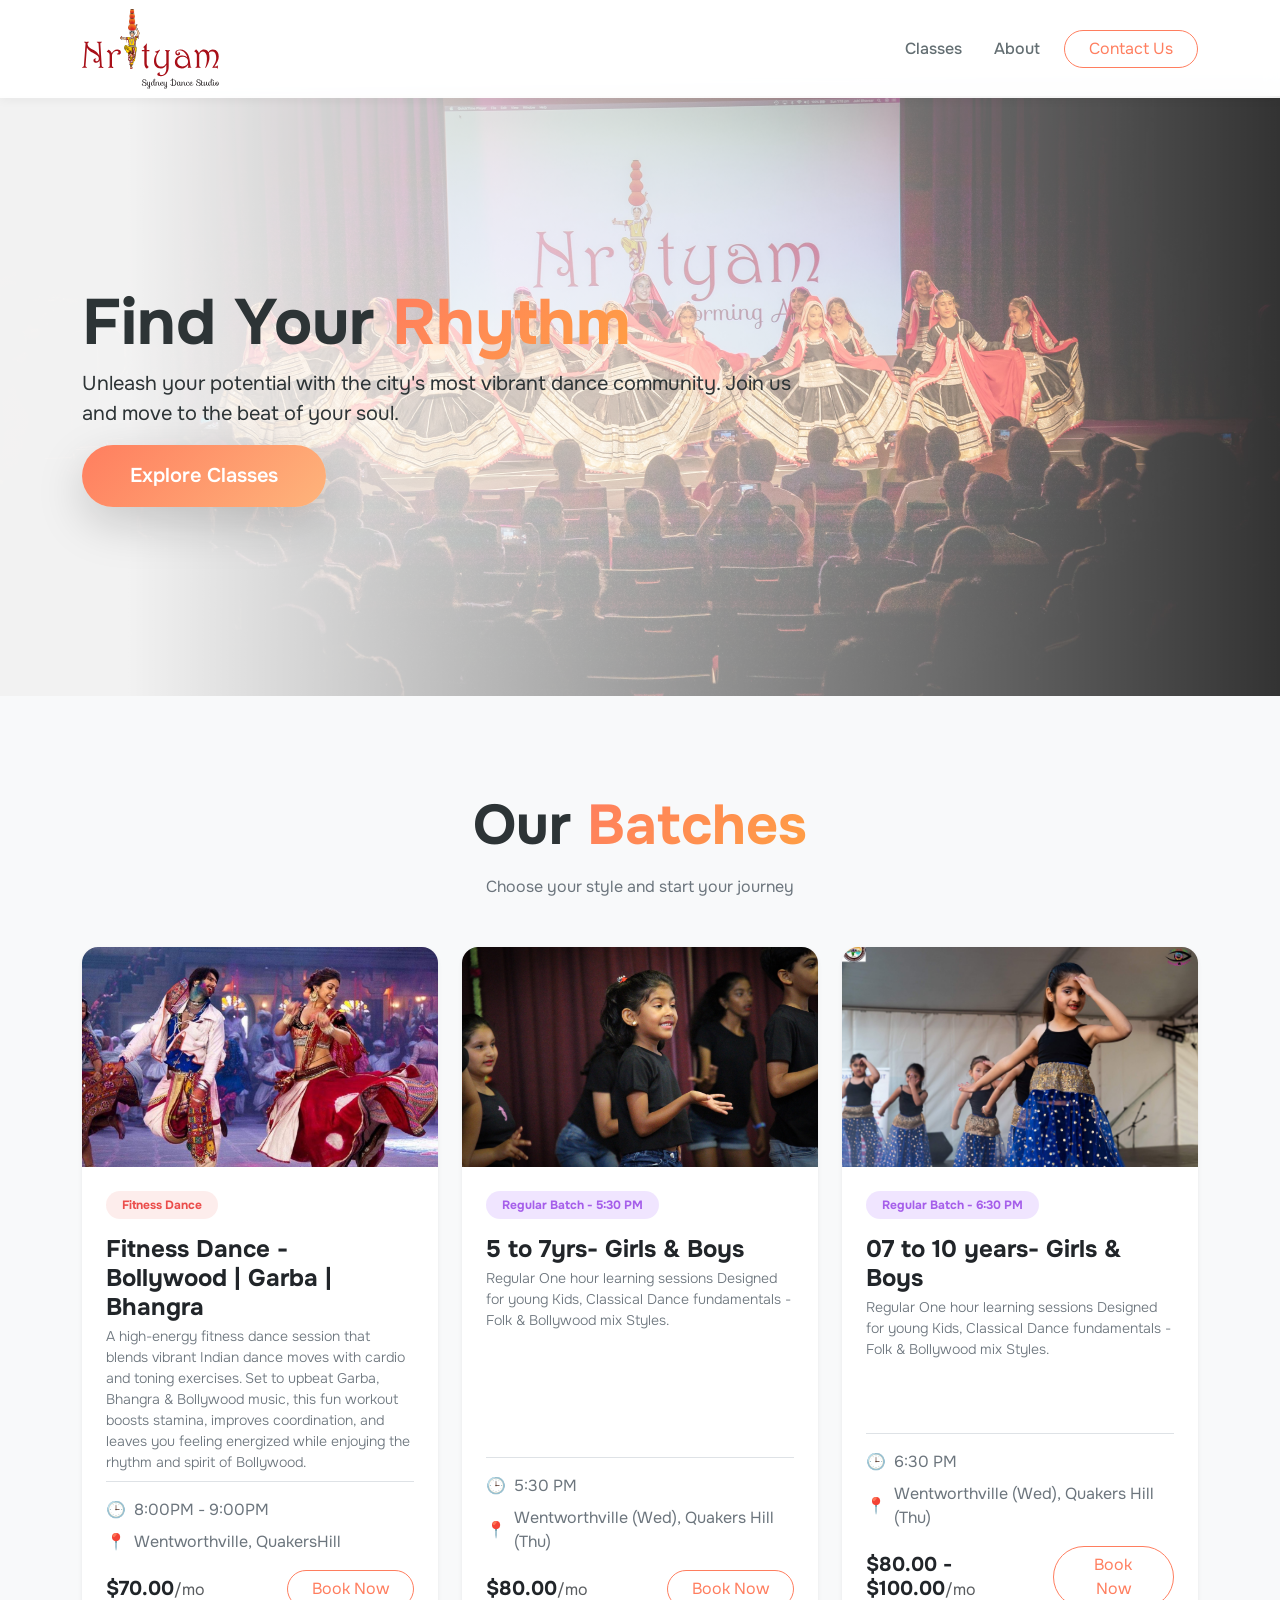
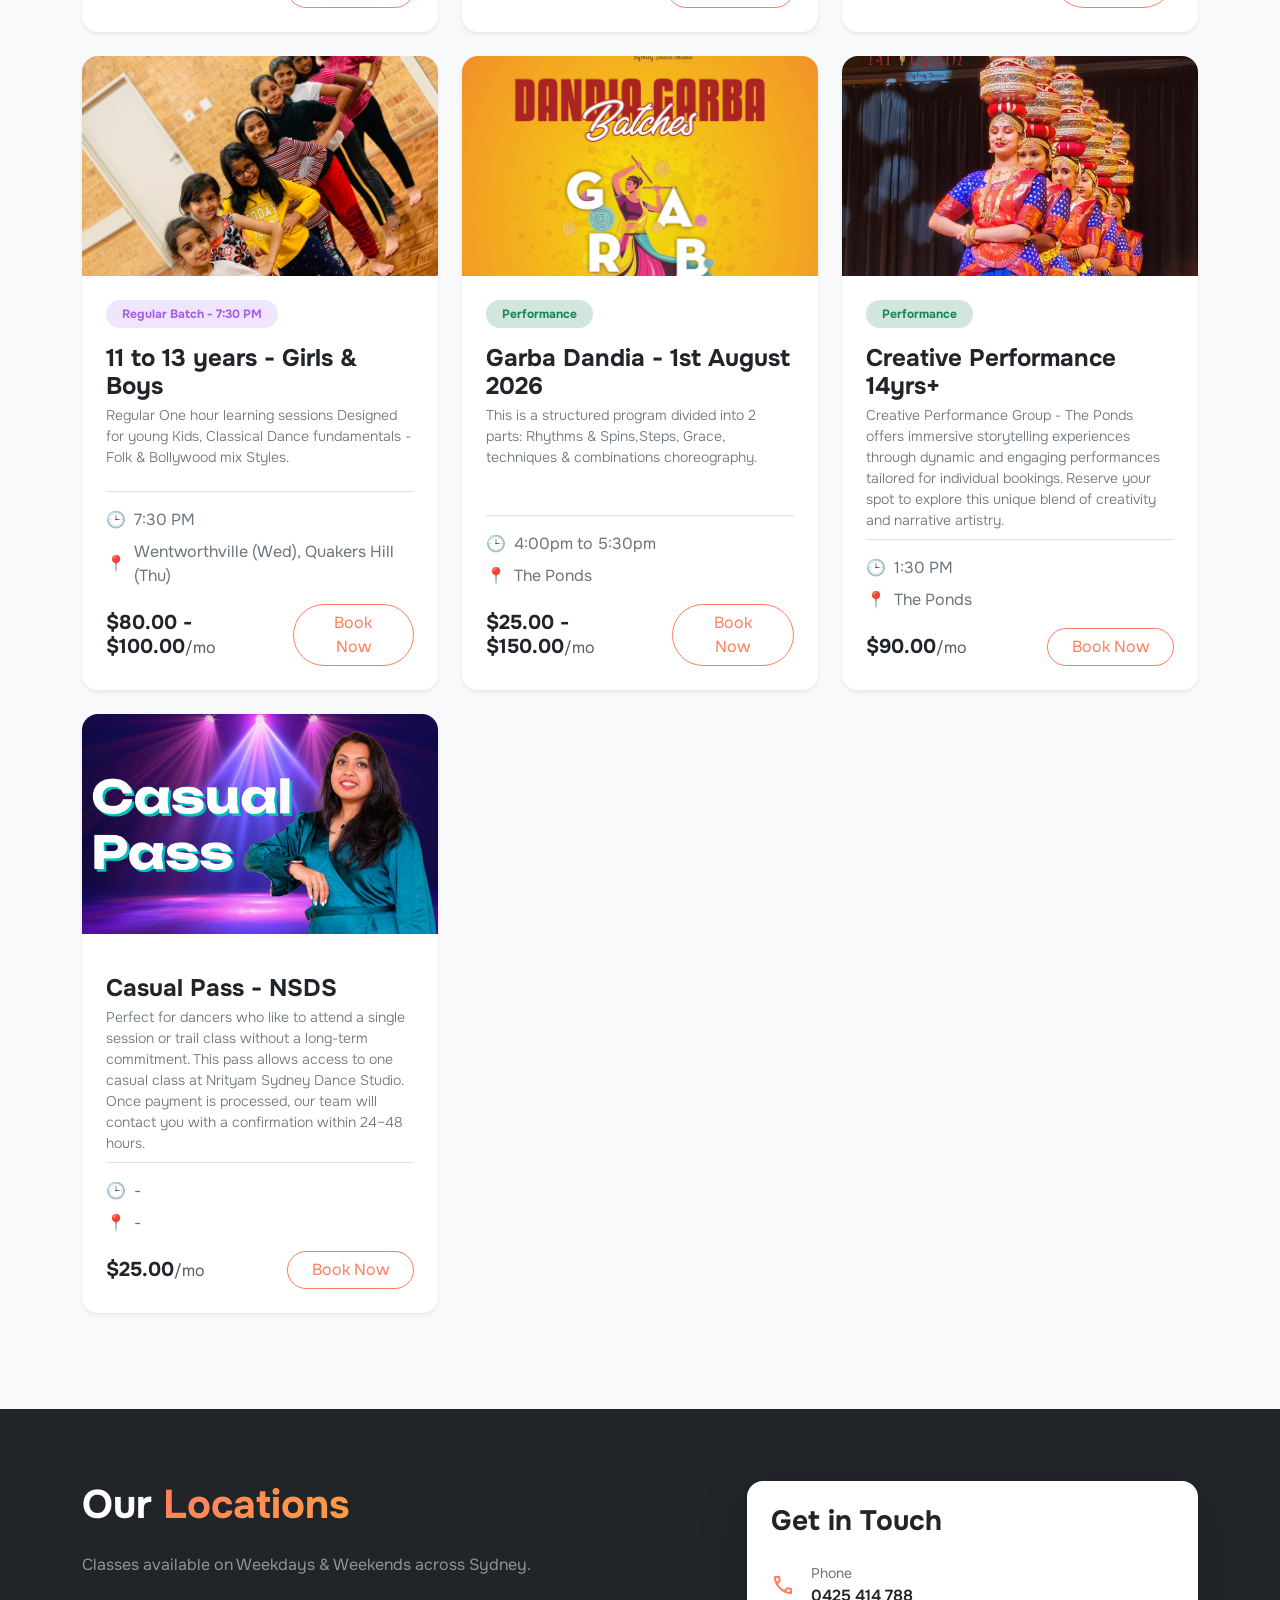
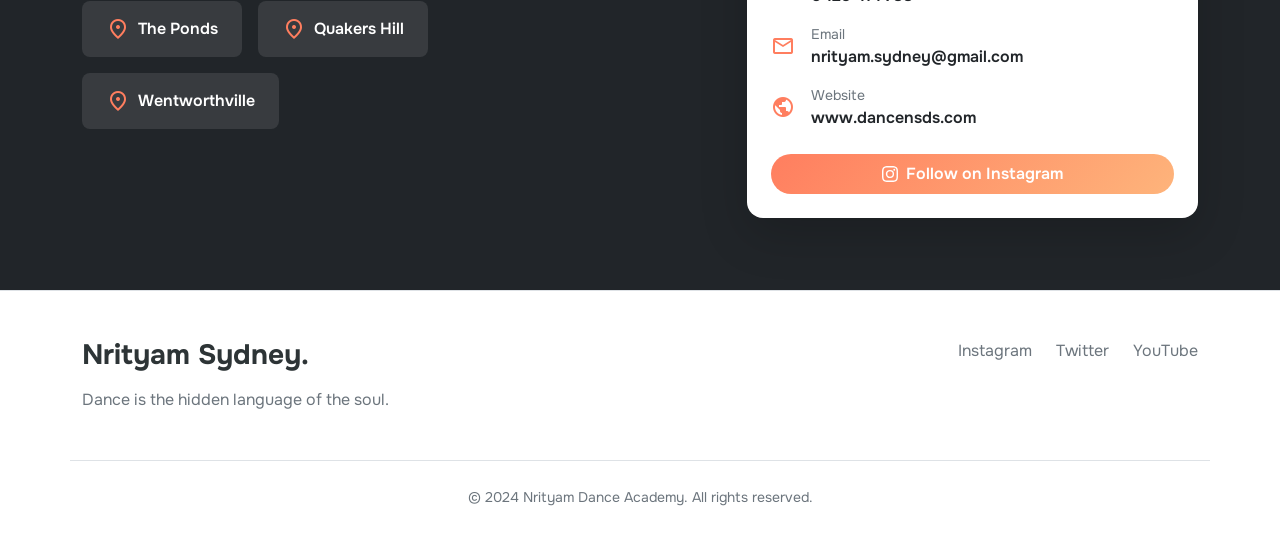
<file: index.html>
<!DOCTYPE html>
<html lang="en">

<head>
    <meta charset="UTF-8">
    <meta name="viewport" content="width=device-width, initial-scale=1.0">
    <title>Nrityam | Find Your Rhythm</title>
    <meta name="description"
        content="Join Nrityam, the premier dance community. Explore contemporary, hip-hop, and classical dance batches.">
    <!-- Bootstrap CSS -->
    <link href="https://cdn.jsdelivr.net/npm/bootstrap@5.3.3/dist/css/bootstrap.min.css" rel="stylesheet"
        integrity="sha384-QWTKZyjpPEjISv5WaRU9OFeRpok6YctnYmDr5pNlyT2bRjXh0JMhjY6hW+ALEwIH" crossorigin="anonymous">
    <!-- Google Fonts: Onest -->
    <link rel="preconnect" href="https://fonts.googleapis.com">
    <link rel="preconnect" href="https://fonts.gstatic.com" crossorigin>
    <link href="https://fonts.googleapis.com/css2?family=Onest:wght@300;400;500;600;700&display=swap" rel="stylesheet">
    <!-- Material Symbols Outlined -->
    <link rel="stylesheet"
        href="https://fonts.googleapis.com/css2?family=Material+Symbols+Outlined:opsz,wght,FILL,GRAD@24,400,0,0" />
    <link rel="stylesheet" href="styles.css">
</head>

<body>

    <!-- Navigation -->
    <nav class="navbar navbar-expand-lg fixed-top py-1">
        <div class="container">
            <a class="navbar-brand fw-bold fs-3" href="#">
                <img src="assets/nrityam_logo.svg" height="80" alt="Nrityam Logo" class="logo">
            </a>
            <button class="navbar-toggler" type="button" data-bs-toggle="collapse" data-bs-target="#navbarNav"
                aria-controls="navbarNav" aria-expanded="false" aria-label="Toggle navigation">
                <span class="navbar-toggler-icon"></span>
            </button>
            <div class="collapse navbar-collapse justify-content-end" id="navbarNav">
                <ul class="navbar-nav align-items-center gap-3">
                    <li class="nav-item">
                        <a class="nav-link" href="#batches">Classes</a>
                    </li>
                    <li class="nav-item">
                        <a class="nav-link" href="about.html">About</a>
                    </li>
                    <li class="nav-item">
                        <a href="mailto:nrityam.sydney@gmail.com"
                            class="btn btn-outline-primary rounded-pill px-4">Contact Us</a>
                    </li>
                </ul>
            </div>
        </div>
    </nav>

    <!-- Hero Section -->
    <header class="hero d-flex align-items-center position-relative">
        <div class="container position-relative z-2">
            <div class="row">
                <div class="col-lg-8">
                    <h1 class="display-3 fw-bold mb-2 hero-title">Find Your <span class="text-gradient">Rhythm</span>
                    </h1>
                    <p class="lead mb-3 hero-subtitle">Unleash your potential with the city's most vibrant dance
                        community. Join us and move to the beat of your soul.</p>
                    <a href="#batches"
                        class="btn btn-primary btn-lg rounded-pill px-5 py-3 fw-semibold shadow-lg">Explore Classes</a>
                </div>
            </div>
        </div>
        <div class="hero-overlay position-absolute w-100 h-100 top-0 start-0"></div>
    </header>

    <!-- Batches Section -->
    <section id="batches" class="py-5">
        <div class="container py-5">
            <div class="text-center mb-5">
                <h2 class="display-4 fw-bold mb-3 section-title">Our <span class="text-gradient">Batches</span>
                </h2>
                <p class="text-secondary section-subtitle">Choose your style and start your journey</p>
            </div>

            <div id="batches-container" class="row g-4">
                <!-- Batches will be rendered here by script.js -->
            </div>
        </div>
    </section>

    <!-- Locations & Contact Section -->
    <section id="contact" class="py-5 bg-dark text-white position-relative overflow-hidden">
        <div class="container py-4 position-relative z-2">
            <div class="row gy-5">
                <div class="col-lg-6">
                    <h2 class="display-6 fw-bold mb-4">Our <span class="text-gradient">Locations</span></h2>
                    <p class="text-white-50 mb-4">Classes available on Weekdays & Weekends across Sydney.</p>

                    <div class="d-flex flex-wrap gap-3 mb-5">
                        <a href="https://share.google/jB8MaLFNQBjFi0Lbu" target="_blank"
                            class="text-decoration-none text-white bg-white bg-opacity-10 rounded-3 px-4 py-3 d-flex align-items-center gap-2">
                            <span class="material-symbols-outlined text-primary">location_on</span>
                            <span class="fw-semibold">The Ponds</span>
                        </a>
                        <a href="https://share.google/U74rde6o90WdBJ8sA" target="_blank"
                            class="text-decoration-none text-white bg-white bg-opacity-10 rounded-3 px-4 py-3 d-flex align-items-center gap-2">
                            <span class="material-symbols-outlined text-primary">location_on</span>
                            <span class="fw-semibold">Quakers Hill</span>
                        </a>
                        <a href="https://share.google/09ua0mgjo7XJky7Tj" target="_blank"
                            class="text-decoration-none text-white bg-white bg-opacity-10 rounded-3 px-4 py-3 d-flex align-items-center gap-2">
                            <span class="material-symbols-outlined text-primary">location_on</span>
                            <span class="fw-semibold">Wentworthville</span>
                        </a>
                    </div>
                </div>

                <div class="col-lg-5 offset-lg-1">
                    <div class="bg-white text-dark rounded-4 p-4 shadow-lg">
                        <h3 class="fw-bold mb-4">Get in Touch</h3>

                        <div class="d-flex align-items-center gap-3 mb-3">
                            <div class="text-primary d-flex"><span class="material-symbols-outlined">call</span></div>
                            <div>
                                <small class="text-secondary d-block">Phone</small>
                                <a href="tel:0425414788" class="text-dark text-decoration-none fw-semibold">0425 414
                                    788</a>
                            </div>
                        </div>

                        <div class="d-flex align-items-center gap-3 mb-3">
                            <div class="text-primary d-flex"><span class="material-symbols-outlined">mail</span></div>
                            <div>
                                <small class="text-secondary d-block">Email</small>
                                <a href="mailto:nrityam.sydney@gmail.com"
                                    class="text-dark text-decoration-none fw-semibold">nrityam.sydney@gmail.com</a>
                            </div>
                        </div>

                        <div class="d-flex align-items-center gap-3 mb-4">
                            <div class="text-primary d-flex"><span class="material-symbols-outlined">public</span></div>
                            <div>
                                <small class="text-secondary d-block">Website</small>
                                <a href="https://www.dancensds.com"
                                    class="text-dark text-decoration-none fw-semibold">www.dancensds.com</a>
                            </div>
                        </div>

                        <a href="https://www.instagram.com/nrityamsydney/" target="_blank"
                            class="btn btn-primary w-100 rounded-pill py-2 fw-semibold d-flex align-items-center justify-content-center gap-2">
                            <svg xmlns="http://www.w3.org/2000/svg" width="16" height="16" fill="currentColor"
                                class="bi bi-instagram" viewBox="0 0 16 16">
                                <path
                                    d="M8 0C5.829 0 5.556.01 4.703.048 3.85.088 3.269.222 2.76.42a3.917 3.917 0 0 0-1.417.923A3.927 3.927 0 0 0 .42 2.76C.222 3.268.087 3.85.048 4.7.01 5.555 0 5.827 0 8.001c0 2.172.01 2.444.048 3.297.04.852.174 1.433.372 1.942.205.526.478.972.923 1.417.444.445.89.719 1.416.923.51.198 1.09.333 1.942.372C5.555 15.99 5.827 16 8 16s2.444-.01 3.298-.048c.851-.04 1.434-.174 1.943-.372a3.916 3.916 0 0 0 1.416-.923c.445-.445.718-.891.923-1.417.197-.509.332-1.09.372-1.942C15.99 10.445 16 10.173 16 8s-.01-2.445-.048-3.299c-.04-.851-.175-1.433-.372-1.941a3.926 3.926 0 0 0-.923-1.417A3.911 3.911 0 0 0 13.24.42c-.51-.198-1.092-.333-1.943-.372C10.443.01 10.172 0 7.998 0h.003zm-.717 1.442h.718c2.136 0 2.389.007 3.232.046.78.035 1.204.166 1.486.275.373.145.64.319.92.599.28.28.453.546.598.92.11.281.24.705.275 1.485.039.843.047 1.096.047 3.231s-.008 2.389-.047 3.232c-.035.78-.166 1.203-.275 1.485a2.47 2.47 0 0 1-.599.919c-.28.28-.546.453-.92.598-.28.11-.704.24-1.485.276-.843.038-1.096.047-3.232.047s-2.39-.009-3.233-.047c-.78-.036-1.203-.166-1.486-.276a2.478 2.478 0 0 1-.919-.598 2.48 2.48 0 0 1-.599-.92c-.11-.281-.24-.704-.275-1.485-.038-.843-.047-1.096-.047-3.232 0-2.136.009-2.388.047-3.231.036-.78.166-1.204.276-1.486.145-.373.319-.64.599-.92.28-.28.546-.453.92-.598.282-.11.705-.24 1.485-.276.738-.034 1.024-.044 2.515-.045v.002zm4.988 1.328a.96.96 0 1 0 0 1.92.96.96 0 0 0 0-1.92zm-4.27 1.122a4.109 4.109 0 1 0 0 8.217 4.109 4.109 0 0 0 0-8.217zm0 1.441a2.667 2.667 0 1 1 0 5.334 2.667 2.667 0 0 1 0-5.334z" />
                            </svg>
                            Follow on Instagram
                        </a>
                    </div>
                </div>
            </div>
        </div>
    </section>

    <!-- Footer -->
    <footer class="bg-white border-top py-5">
        <div class="container">
            <div class="row gy-4 justify-content-between">
                <div class="col-md-6">
                    <h2 class="h3 fw-bold mb-3">Nrityam Sydney.</h2>
                    <p class="text-secondary mb-0">Dance is the hidden language of the soul.</p>
                </div>
                <div class="col-md-4 text-md-end">
                    <div class="d-flex gap-4 justify-content-md-end">
                        <a href="https://www.instagram.com/nrityamsydney/" target="_blank"
                            class="text-decoration-none text-secondary hover-primary">Instagram</a>
                        <a href="#" class="text-decoration-none text-secondary hover-primary">Twitter</a>
                        <a href="#" class="text-decoration-none text-secondary hover-primary">YouTube</a>
                    </div>
                </div>
            </div>
            <div class="row mt-5 pt-4 border-top">
                <div class="col-12 text-center text-secondary">
                    <small>&copy; 2024 Nrityam Dance Academy. All rights reserved.</small>
                </div>
            </div>
        </div>
    </footer>

    <!-- Bootstrap JS Bundle -->
    <script src="https://cdn.jsdelivr.net/npm/bootstrap@5.3.3/dist/js/bootstrap.bundle.min.js"
        integrity="sha384-YvpcrYf0tY3lHB60NNkmXc5s9fDVZLESaAA55NDzOxhy9GkcIdslK1eN7N6jIeHz"
        crossorigin="anonymous"></script>
    <script src="script.js"></script>
</body>

</html>
</file>
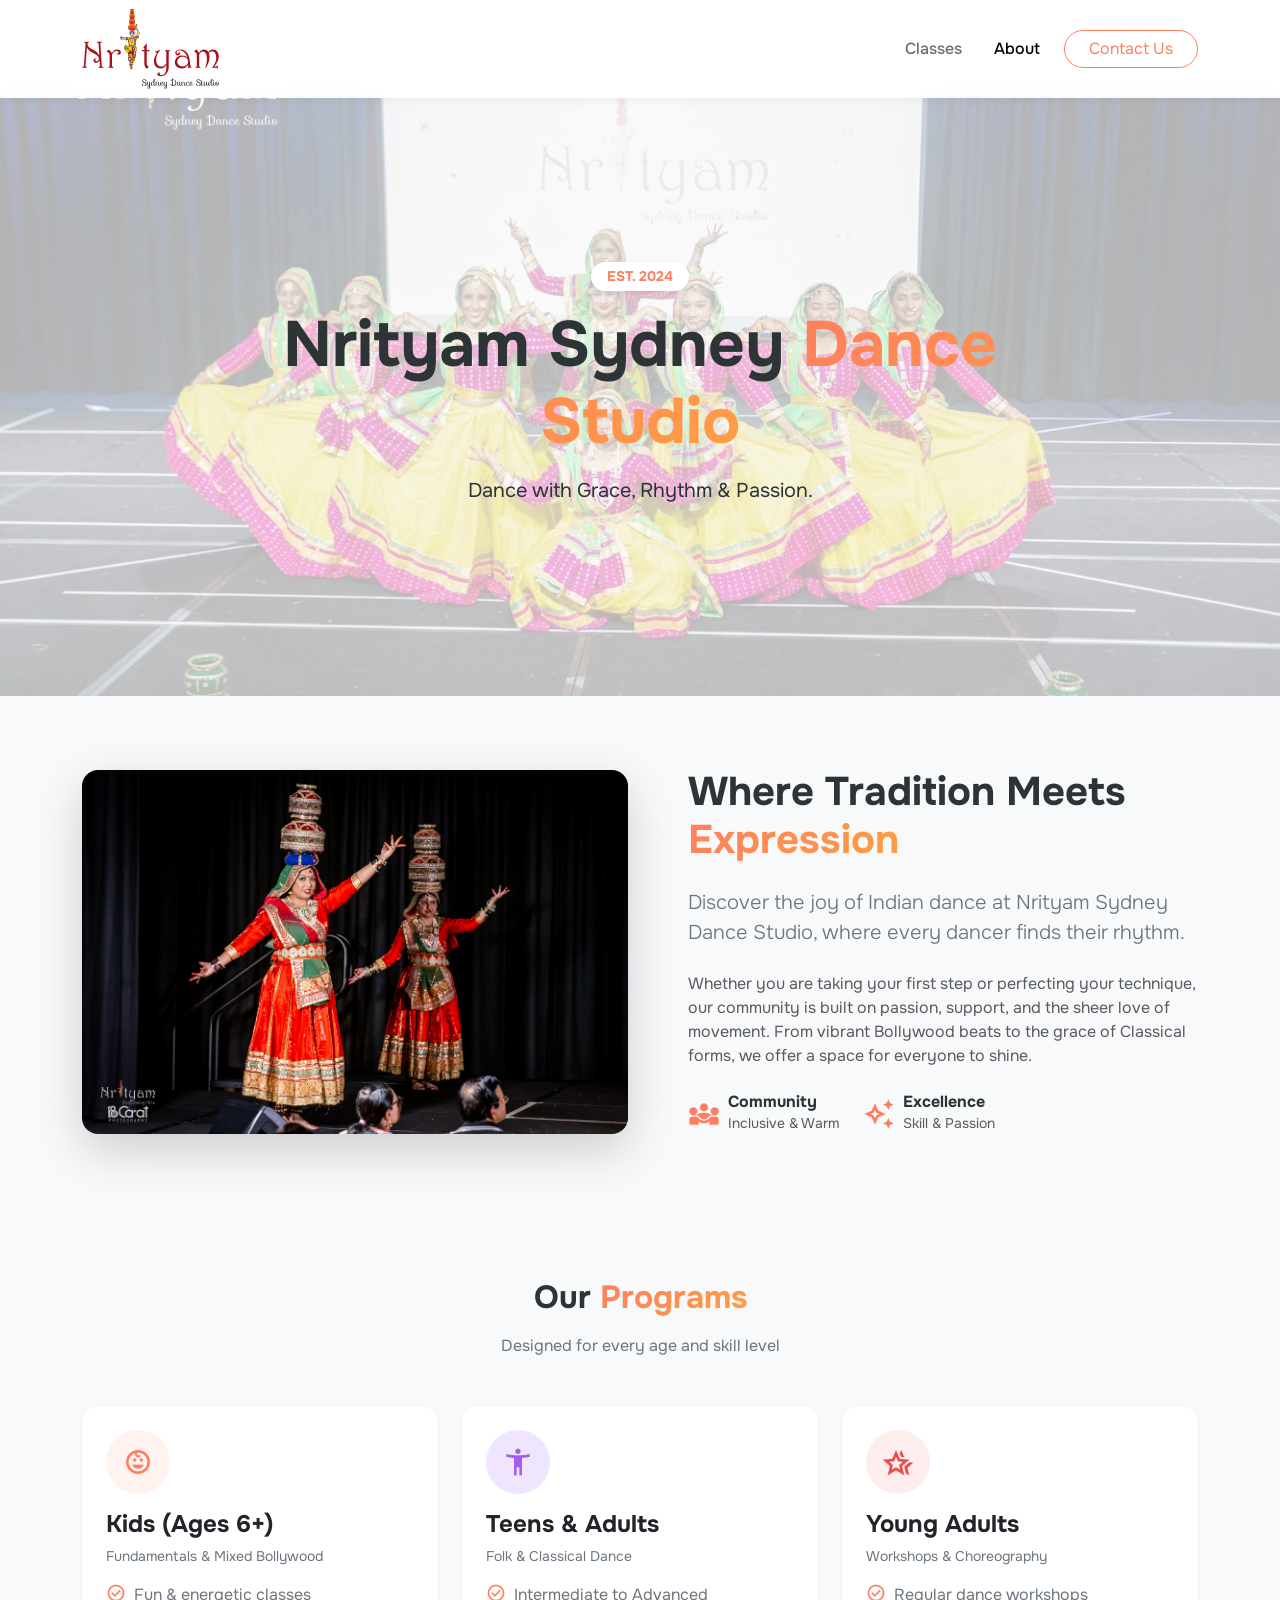
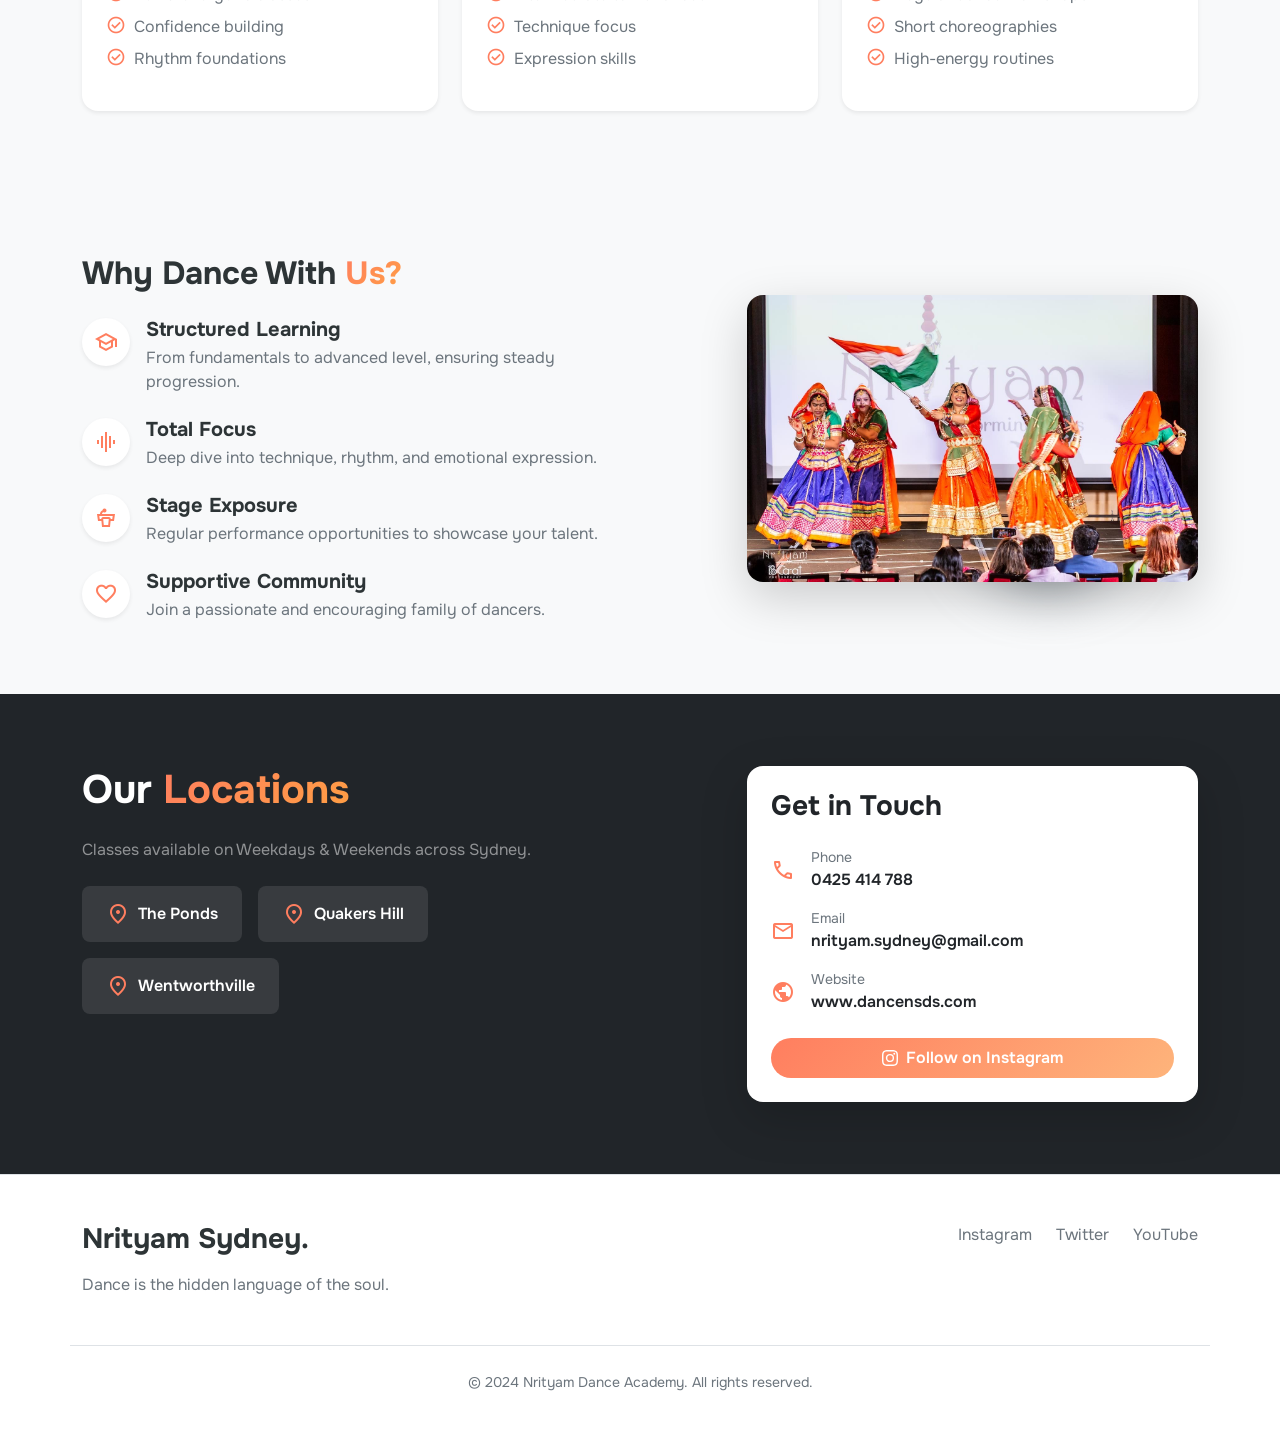
<file: about.html>
<!DOCTYPE html>
<html lang="en">

<head>
    <meta charset="UTF-8">
    <meta name="viewport" content="width=device-width, initial-scale=1.0">
    <title>About Us | Nrityam Sydney Dance Studio</title>
    <meta name="description"
        content="Discover the joy of Indian dance at Nrityam Sydney Dance Studio. Structured learning, performance opportunities, and a passionate community.">
    <!-- Bootstrap CSS -->
    <link href="https://cdn.jsdelivr.net/npm/bootstrap@5.3.3/dist/css/bootstrap.min.css" rel="stylesheet"
        integrity="sha384-QWTKZyjpPEjISv5WaRU9OFeRpok6YctnYmDr5pNlyT2bRjXh0JMhjY6hW+ALEwIH" crossorigin="anonymous">
    <!-- Google Fonts: Onest -->
    <link rel="preconnect" href="https://fonts.googleapis.com">
    <link rel="preconnect" href="https://fonts.gstatic.com" crossorigin>
    <link href="https://fonts.googleapis.com/css2?family=Onest:wght@300;400;500;600;700&display=swap" rel="stylesheet">
    <!-- Material Symbols Outlined -->
    <link rel="stylesheet"
        href="https://fonts.googleapis.com/css2?family=Material+Symbols+Outlined:opsz,wght,FILL,GRAD@24,400,0,0" />
    <link rel="stylesheet" href="styles.css">
</head>

<body>

    <!-- Navigation -->
    <nav class="navbar navbar-expand-lg fixed-top py-1">
        <div class="container">
            <a class="navbar-brand fw-bold fs-3" href="index.html">
                <img src="assets/nrityam_logo.svg" height="80" alt="Nrityam Logo" class="logo">
            </a>
            <button class="navbar-toggler" type="button" data-bs-toggle="collapse" data-bs-target="#navbarNav"
                aria-controls="navbarNav" aria-expanded="false" aria-label="Toggle navigation">
                <span class="navbar-toggler-icon"></span>
            </button>
            <div class="collapse navbar-collapse justify-content-end" id="navbarNav">
                <ul class="navbar-nav align-items-center gap-3">
                    <li class="nav-item">
                        <a class="nav-link" href="index.html#batches">Classes</a>
                    </li>
                    <li class="nav-item">
                        <a class="nav-link active" href="about.html">About</a>
                    </li>
                    <li class="nav-item">
                        <a href="mailto:nrityam.sydney@gmail.com"
                            class="btn btn-outline-primary rounded-pill px-4">Contact Us</a>
                    </li>
                </ul>
            </div>
        </div>
    </nav>

    <!-- Hero Section -->
    <header class="hero d-flex align-items-center position-relative about-hero">
        <div class="container position-relative z-2 text-center">
            <div class="row justify-content-center">
                <div class="col-lg-10">
                    <span
                        class="d-inline-block py-1 px-3 rounded-pill bg-white text-primary fw-bold mb-3 small shadow-sm">EST.
                        2024</span>
                    <h1 class="display-3 fw-bold mb-3 hero-title">Nrityam Sydney <span class="text-gradient">Dance
                            Studio</span></h1>
                    <p class="lead mb-4 hero-subtitle mx-auto" style="max-width: 700px;">Dance with Grace, Rhythm &
                        Passion.</p>
                </div>
            </div>
        </div>
        <div class="about-hero-overlay position-absolute w-100 h-100 top-0 start-0"></div>
    </header>

    <!-- Intro Section -->
    <section class="py-5">
        <div class="container py-4">
            <div class="row align-items-center">
                <div class="col-lg-6 mb-4 mb-lg-0">
                    <div class="position-relative">
                        <img src="assets/tredition.JPG" alt="Dance Performance"
                            class="img-fluid rounded-4 shadow-lg position-relative z-2">
                        <!-- Decorative element -->
                    </div>
                </div>
                <div class="col-lg-6 ps-lg-5">
                    <h2 class="display-6 fw-bold mb-4">Where Tradition Meets <span
                            class="text-gradient">Expression</span>
                    </h2>
                    <p class="lead text-secondary mb-4">Discover the joy of Indian dance at Nrityam Sydney Dance Studio,
                        where
                        every dancer finds their rhythm.</p>
                    <p class="text-muted mb-4">Whether you are taking your first step or perfecting your technique, our
                        community is built on passion, support, and the sheer love of movement. From vibrant Bollywood
                        beats to the grace of Classical forms, we offer a space for everyone to shine.</p>

                    <div class="d-flex gap-4 mt-4">
                        <div class="d-flex align-items-center gap-2">
                            <span class="material-symbols-outlined text-primary fs-2">diversity_3</span>
                            <div>
                                <h6 class="fw-bold mb-0">Community</h6>
                                <small class="text-muted">Inclusive & Warm</small>
                            </div>
                        </div>
                        <div class="d-flex align-items-center gap-2">
                            <span class="material-symbols-outlined text-primary fs-2">auto_awesome</span>
                            <div>
                                <h6 class="fw-bold mb-0">Excellence</h6>
                                <small class="text-muted">Skill & Passion</small>
                            </div>
                        </div>
                    </div>
                </div>
            </div>
        </div>
    </section>

    <!-- Programs Section -->
    <section class="py-5 bg-light">
        <div class="container py-4">
            <div class="text-center mb-5">
                <h2 class="fw-bold mb-3">Our <span class="text-gradient">Programs</span></h2>
                <p class="text-secondary">Designed for every age and skill level</p>
            </div>

            <div class="row g-4">
                <!-- Kids -->
                <div class="col-md-4">
                    <div class="card h-100 border-0 shadow-sm rounded-4 p-4 text-start hover-card">
                        <div class="mb-3 d-inline-flex align-items-center justify-content-center bg-orange-subtle rounded-circle"
                            style="width: 64px; height: 64px;">
                            <span class="material-symbols-outlined text-orange fs-2">child_care</span>
                        </div>
                        <h3 class="h4 fw-bold mb-2">Kids (Ages 6+)</h3>
                        <p class="text-secondary small mb-3">Fundamentals & Mixed Bollywood</p>
                        <ul class="list-unstyled text-start d-inline-block">
                            <li class="mb-2 d-flex align-items-start gap-2">
                                <span class="material-symbols-outlined text-primary fs-5">check_circle</span>
                                <span class="text-secondary">Fun & energetic classes</span>
                            </li>
                            <li class="mb-2 d-flex align-items-start gap-2">
                                <span class="material-symbols-outlined text-primary fs-5">check_circle</span>
                                <span class="text-secondary">Confidence building</span>
                            </li>
                            <li class="d-flex align-items-start gap-2">
                                <span class="material-symbols-outlined text-primary fs-5">check_circle</span>
                                <span class="text-secondary">Rhythm foundations</span>
                            </li>
                        </ul>
                    </div>
                </div>

                <!-- Teens & Adults -->
                <div class="col-md-4">
                    <div class="card h-100 border-0 shadow-sm rounded-4 p-4 text-start hover-card">
                        <div class="mb-3 d-inline-flex align-items-center justify-content-center bg-purple-subtle rounded-circle"
                            style="width: 64px; height: 64px;">
                            <span class="material-symbols-outlined text-purple fs-2">accessibility_new</span>
                        </div>
                        <h3 class="h4 fw-bold mb-2">Teens & Adults</h3>
                        <p class="text-secondary small mb-3">Folk & Classical Dance</p>
                        <ul class="list-unstyled text-start d-inline-block">
                            <li class="mb-2 d-flex align-items-start gap-2">
                                <span class="material-symbols-outlined text-primary fs-5">check_circle</span>
                                <span class="text-secondary">Intermediate to Advanced</span>
                            </li>
                            <li class="mb-2 d-flex align-items-start gap-2">
                                <span class="material-symbols-outlined text-primary fs-5">check_circle</span>
                                <span class="text-secondary">Technique focus</span>
                            </li>
                            <li class="d-flex align-items-start gap-2">
                                <span class="material-symbols-outlined text-primary fs-5">check_circle</span>
                                <span class="text-secondary">Expression skills</span>
                            </li>
                        </ul>
                    </div>
                </div>

                <!-- Young Adults -->
                <div class="col-md-4">
                    <div class="card h-100 border-0 shadow-sm rounded-4 p-4 text-start hover-card">
                        <div class="mb-3 d-inline-flex align-items-center justify-content-center bg-red-subtle rounded-circle"
                            style="width: 64px; height: 64px;">
                            <span class="material-symbols-outlined text-red fs-2">hotel_class</span>
                        </div>
                        <h3 class="h4 fw-bold mb-2">Young Adults</h3>
                        <p class="text-secondary small mb-3">Workshops & Choreography</p>
                        <ul class="list-unstyled text-start d-inline-block">
                            <li class="mb-2 d-flex align-items-start gap-2">
                                <span class="material-symbols-outlined text-primary fs-5">check_circle</span>
                                <span class="text-secondary">Regular dance workshops</span>
                            </li>
                            <li class="mb-2 d-flex align-items-start gap-2">
                                <span class="material-symbols-outlined text-primary fs-5">check_circle</span>
                                <span class="text-secondary">Short choreographies</span>
                            </li>
                            <li class="d-flex align-items-start gap-2">
                                <span class="material-symbols-outlined text-primary fs-5">check_circle</span>
                                <span class="text-secondary">High-energy routines</span>
                            </li>
                        </ul>
                    </div>
                </div>
            </div>
        </div>
    </section>

    <!-- Why Dance With Us Section -->
    <section class="py-5">
        <div class="container py-4">
            <div class="row align-items-center flex-lg-row-reverse">
                <div class="col-lg-5 mb-4 mb-lg-0 offset-lg-1">
                    <div class="position-relative">
                        <img src="assets/dance_us.JPG" alt="Dance Performance"
                            class="img-fluid rounded-4 shadow-lg position-relative z-2">
                        <div class="position-absolute bottom-0 end-0 translate-middle-x bg-secondary rounded-circle opacity-10"
                            style="width: 150px; height: 150px; filter: blur(30px); z-index: 1;"></div>
                    </div>
                </div>
                <div class="col-lg-6">
                    <h2 class="fw-bold mb-4">Why Dance With <span class="text-gradient">Us?</span></h2>

                    <div class="d-flex gap-3 mb-4">
                        <div class="d-flex align-items-center justify-content-center bg-white shadow-sm rounded-circle flex-shrink-0"
                            style="width: 48px; height: 48px;">
                            <span class="material-symbols-outlined text-primary">school</span>
                        </div>
                        <div>
                            <h5 class="fw-bold mb-1">Structured Learning</h5>
                            <p class="text-secondary mb-0">From fundamentals to advanced level, ensuring steady
                                progression.</p>
                        </div>
                    </div>

                    <div class="d-flex gap-3 mb-4">
                        <div class="d-flex align-items-center justify-content-center bg-white shadow-sm rounded-circle flex-shrink-0"
                            style="width: 48px; height: 48px;">
                            <span class="material-symbols-outlined text-primary">graphic_eq</span>
                        </div>
                        <div>
                            <h5 class="fw-bold mb-1">Total Focus</h5>
                            <p class="text-secondary mb-0">Deep dive into technique, rhythm, and emotional expression.
                            </p>
                        </div>
                    </div>

                    <div class="d-flex gap-3 mb-4">
                        <div class="d-flex align-items-center justify-content-center bg-white shadow-sm rounded-circle flex-shrink-0"
                            style="width: 48px; height: 48px;">
                            <span class="material-symbols-outlined text-primary">podium</span>
                        </div>
                        <div>
                            <h5 class="fw-bold mb-1">Stage Exposure</h5>
                            <p class="text-secondary mb-0">Regular performance opportunities to showcase your talent.
                            </p>
                        </div>
                    </div>

                    <div class="d-flex gap-3">
                        <div class="d-flex align-items-center justify-content-center bg-white shadow-sm rounded-circle flex-shrink-0"
                            style="width: 48px; height: 48px;">
                            <span class="material-symbols-outlined text-primary">favorite</span>
                        </div>
                        <div>
                            <h5 class="fw-bold mb-1">Supportive Community</h5>
                            <p class="text-secondary mb-0">Join a passionate and encouraging family of dancers.</p>
                        </div>
                    </div>

                </div>
            </div>
        </div>
    </section>

    <!-- Locations & Contact Section -->
    <section id="contact" class="py-5 bg-dark text-white position-relative overflow-hidden">
        <div class="container py-4 position-relative z-2">
            <div class="row gy-5">
                <div class="col-lg-6">
                    <h2 class="display-6 fw-bold mb-4">Our <span class="text-gradient">Locations</span></h2>
                    <p class="text-white-50 mb-4">Classes available on Weekdays & Weekends across Sydney.</p>

                    <div class="d-flex flex-wrap gap-3 mb-5">
                        <a href="https://share.google/jB8MaLFNQBjFi0Lbu" target="_blank"
                            class="text-decoration-none text-white bg-white bg-opacity-10 rounded-3 px-4 py-3 d-flex align-items-center gap-2">
                            <span class="material-symbols-outlined text-primary">location_on</span>
                            <span class="fw-semibold">The Ponds</span>
                        </a>
                        <a href="https://share.google/U74rde6o90WdBJ8sA" target="_blank"
                            class="text-decoration-none text-white bg-white bg-opacity-10 rounded-3 px-4 py-3 d-flex align-items-center gap-2">
                            <span class="material-symbols-outlined text-primary">location_on</span>
                            <span class="fw-semibold">Quakers Hill</span>
                        </a>
                        <a href="https://share.google/09ua0mgjo7XJky7Tj" target="_blank"
                            class="text-decoration-none text-white bg-white bg-opacity-10 rounded-3 px-4 py-3 d-flex align-items-center gap-2">
                            <span class="material-symbols-outlined text-primary">location_on</span>
                            <span class="fw-semibold">Wentworthville</span>
                        </a>
                    </div>
                </div>

                <div class="col-lg-5 offset-lg-1">
                    <div class="bg-white text-dark rounded-4 p-4 shadow-lg">
                        <h3 class="fw-bold mb-4">Get in Touch</h3>

                        <div class="d-flex align-items-center gap-3 mb-3">
                            <div class="text-primary d-flex"><span class="material-symbols-outlined">call</span></div>
                            <div>
                                <small class="text-secondary d-block">Phone</small>
                                <a href="tel:0425414788" class="text-dark text-decoration-none fw-semibold">0425 414
                                    788</a>
                            </div>
                        </div>

                        <div class="d-flex align-items-center gap-3 mb-3">
                            <div class="text-primary d-flex"><span class="material-symbols-outlined">mail</span></div>
                            <div>
                                <small class="text-secondary d-block">Email</small>
                                <a href="mailto:nrityam.sydney@gmail.com"
                                    class="text-dark text-decoration-none fw-semibold">nrityam.sydney@gmail.com</a>
                            </div>
                        </div>

                        <div class="d-flex align-items-center gap-3 mb-4">
                            <div class="text-primary d-flex"><span class="material-symbols-outlined">public</span></div>
                            <div>
                                <small class="text-secondary d-block">Website</small>
                                <a href="https://www.dancensds.com"
                                    class="text-dark text-decoration-none fw-semibold">www.dancensds.com</a>
                            </div>
                        </div>

                        <a href="https://www.instagram.com/nrityamsydney/" target="_blank"
                            class="btn btn-primary w-100 rounded-pill py-2 fw-semibold d-flex align-items-center justify-content-center gap-2">
                            <svg xmlns="http://www.w3.org/2000/svg" width="16" height="16" fill="currentColor"
                                class="bi bi-instagram" viewBox="0 0 16 16">
                                <path
                                    d="M8 0C5.829 0 5.556.01 4.703.048 3.85.088 3.269.222 2.76.42a3.917 3.917 0 0 0-1.417.923A3.927 3.927 0 0 0 .42 2.76C.222 3.268.087 3.85.048 4.7.01 5.555 0 5.827 0 8.001c0 2.172.01 2.444.048 3.297.04.852.174 1.433.372 1.942.205.526.478.972.923 1.417.444.445.89.719 1.416.923.51.198 1.09.333 1.942.372C5.555 15.99 5.827 16 8 16s2.444-.01 3.298-.048c.851-.04 1.434-.174 1.943-.372a3.916 3.916 0 0 0 1.416-.923c.445-.445.718-.891.923-1.417.197-.509.332-1.09.372-1.942C15.99 10.445 16 10.173 16 8s-.01-2.445-.048-3.299c-.04-.851-.175-1.433-.372-1.941a3.926 3.926 0 0 0-.923-1.417A3.911 3.911 0 0 0 13.24.42c-.51-.198-1.092-.333-1.943-.372C10.443.01 10.172 0 7.998 0h.003zm-.717 1.442h.718c2.136 0 2.389.007 3.232.046.78.035 1.204.166 1.486.275.373.145.64.319.92.599.28.28.453.546.598.92.11.281.24.705.275 1.485.039.843.047 1.096.047 3.231s-.008 2.389-.047 3.232c-.035.78-.166 1.203-.275 1.485a2.47 2.47 0 0 1-.599.919c-.28.28-.546.453-.92.598-.28.11-.704.24-1.485.276-.843.038-1.096.047-3.232.047s-2.39-.009-3.233-.047c-.78-.036-1.203-.166-1.486-.276a2.478 2.478 0 0 1-.919-.598 2.48 2.48 0 0 1-.599-.92c-.11-.281-.24-.704-.275-1.485-.038-.843-.047-1.096-.047-3.232 0-2.136.009-2.388.047-3.231.036-.78.166-1.204.276-1.486.145-.373.319-.64.599-.92.28-.28.546-.453.92-.598.282-.11.705-.24 1.485-.276.738-.034 1.024-.044 2.515-.045v.002zm4.988 1.328a.96.96 0 1 0 0 1.92.96.96 0 0 0 0-1.92zm-4.27 1.122a4.109 4.109 0 1 0 0 8.217 4.109 4.109 0 0 0 0-8.217zm0 1.441a2.667 2.667 0 1 1 0 5.334 2.667 2.667 0 0 1 0-5.334z" />
                            </svg>
                            Follow on Instagram
                        </a>
                    </div>
                </div>
            </div>
        </div>
    </section>

    <!-- Footer -->
    <footer class="bg-white border-top py-5">
        <div class="container">
            <div class="row gy-4 justify-content-between">
                <div class="col-md-6">
                    <h2 class="h3 fw-bold mb-3">Nrityam Sydney.</h2>
                    <p class="text-secondary mb-0">Dance is the hidden language of the soul.</p>
                </div>
                <div class="col-md-4 text-md-end">
                    <div class="d-flex gap-4 justify-content-md-end">
                        <a href="https://www.instagram.com/nrityamsydney/" target="_blank"
                            class="text-decoration-none text-secondary hover-primary">Instagram</a>
                        <a href="#" class="text-decoration-none text-secondary hover-primary">Twitter</a>
                        <a href="#" class="text-decoration-none text-secondary hover-primary">YouTube</a>
                    </div>
                </div>
            </div>
            <div class="row mt-5 pt-4 border-top">
                <div class="col-12 text-center text-secondary">
                    <small>&copy; 2024 Nrityam Dance Academy. All rights reserved.</small>
                </div>
            </div>
        </div>
    </footer>

    <!-- Bootstrap JS Bundle -->
    <script src="https://cdn.jsdelivr.net/npm/bootstrap@5.3.3/dist/js/bootstrap.bundle.min.js"
        integrity="sha384-YvpcrYf0tY3lHB60NNkmXc5s9fDVZLESaAA55NDzOxhy9GkcIdslK1eN7N6jIeHz"
        crossorigin="anonymous"></script>
</body>

</html>
</file>
<file: styles.css>
:root {
    --bs-font-sans-serif: 'Onest', sans-serif;
    --bs-body-font-family: 'Onest', sans-serif;

    /* Branding */
    --brand-primary: #ff7e5f;
    --brand-secondary: #feb47b;
    --brand-tertiary: #ff9f43;

    /* Custom Colors */
    --bs-primary: #ff7e5f;
    --bs-primary-rgb: 255, 126, 95;
}

body {
    font-family: 'Onest', sans-serif;
    background-color: #f8f9fa;
    color: #2d3436;
}

/* Custom Overrides & Utilities */

.text-gradient {
    background: linear-gradient(135deg, var(--brand-primary), var(--brand-tertiary));
    -webkit-background-clip: text;
    -webkit-text-fill-color: transparent;
}

.hover-primary:hover {
    color: var(--brand-primary) !important;
}

/* Navbar */
.navbar {
    background: rgba(255, 255, 255, 0.9);
    backdrop-filter: blur(10px);
    box-shadow: 0 2px 10px rgba(0, 0, 0, 0.05);
}

.navbar-brand {
    color: #2d3436 !important;
}

.nav-link {
    color: #636e72;
    font-weight: 500;
}

.nav-link:hover,
.nav-link.active {
    color: var(--brand-primary);
}

/* Buttons */
.btn-primary {
    background: linear-gradient(135deg, var(--brand-primary), var(--brand-secondary));
    border: none;
    transition: all 0.3s ease;
}

.btn-primary:hover {
    transform: translateY(-2px);
    box-shadow: 0 5px 15px rgba(255, 126, 95, 0.4);
    background: linear-gradient(135deg, var(--brand-primary), var(--brand-secondary));
    /* keep gradient on hover */
}

.btn-outline-primary {
    color: var(--brand-primary);
    border-color: var(--brand-primary);
}

.btn-outline-primary:hover {
    background-color: var(--brand-primary);
    border-color: var(--brand-primary);
    color: #fff;
    transform: translateY(-1px);
}

/* Hero Section */
.hero {
    /* height: 100vh; */
    min-height: 600px;
    background: url('assets/hero2.jpeg') no-repeat center center/cover;
    margin-top: 96px;
}

.hero-overlay {
    background: linear-gradient(90deg, rgba(255, 255, 255, 0.95) 10%, rgba(255, 255, 255, 0.7) 40%, rgba(255, 255, 255, 0.2) 100%);
}

.hero-title {
    color: #2d3436;
}

.hero-subtitle {
    font-weight: 400;
}

/* Cards */
.card {
    transition: transform 0.3s ease, box-shadow 0.3s ease;
}

.card:hover {
    transform: translateY(-8px);
    box-shadow: 0 1rem 3rem rgba(0, 0, 0, 0.1) !important;
    /* Bootstrap shadow-lg equivalent or custom */
}

.card-thumb {
    height: 220px;
    object-fit: cover;
    border-top-right-radius: 1rem;
    border-top-left-radius: 1rem;
}

/* Custom Badges */
.bg-orange-subtle {
    background-color: rgba(255, 126, 95, 0.1);
}

.text-orange {
    color: #ff7e5f;
}

.bg-purple-subtle {
    background-color: rgba(112, 0, 255, 0.1);
}

.text-purple {
    color: #a55eea;
}

.bg-red-subtle {
    background-color: rgba(235, 77, 75, 0.1);
}

.text-red {
    color: #eb4d4b;
}

/* Responsive adjustments */
@media (max-width: 991.98px) {
    .hero-title {
        font-size: 3.5rem;
    }

    .navbar-collapse {
        background: #fff;
        padding: 1rem;
        border-radius: 1rem;
        margin-top: 1rem;
        box-shadow: 0 5px 15px rgba(0, 0, 0, 0.1);
    }
}

/* About Page Specifics */
.about-hero {
    background: url('assets/about_us.jpg') no-repeat center center/cover;
    /* Reusing same hero for consistency or change if needed */
    /* Add a darker overlay if text readability is an issue, but hero-overlay handles it */
}

.about-hero-overlay {
    background: linear-gradient(90deg, rgba(255, 255, 255, 0.7) 10%, rgba(255, 255, 255, 0.7) 40%, rgba(255, 255, 255, 0.7) 100%);
}

/* Hover Cards */
.hover-card {
    transition: transform 0.3s ease, box-shadow 0.3s ease;
}

.hover-card:hover {
    transform: translateY(-5px);
    box-shadow: 0 1rem 3rem rgba(0, 0, 0, 0.08) !important;
}

/* Material Symbols Helper */
.material-symbols-outlined {
    font-variation-settings:
        'FILL' 0,
        'wght' 400,
        'GRAD' 0,
        'opsz' 24
}
</file>
